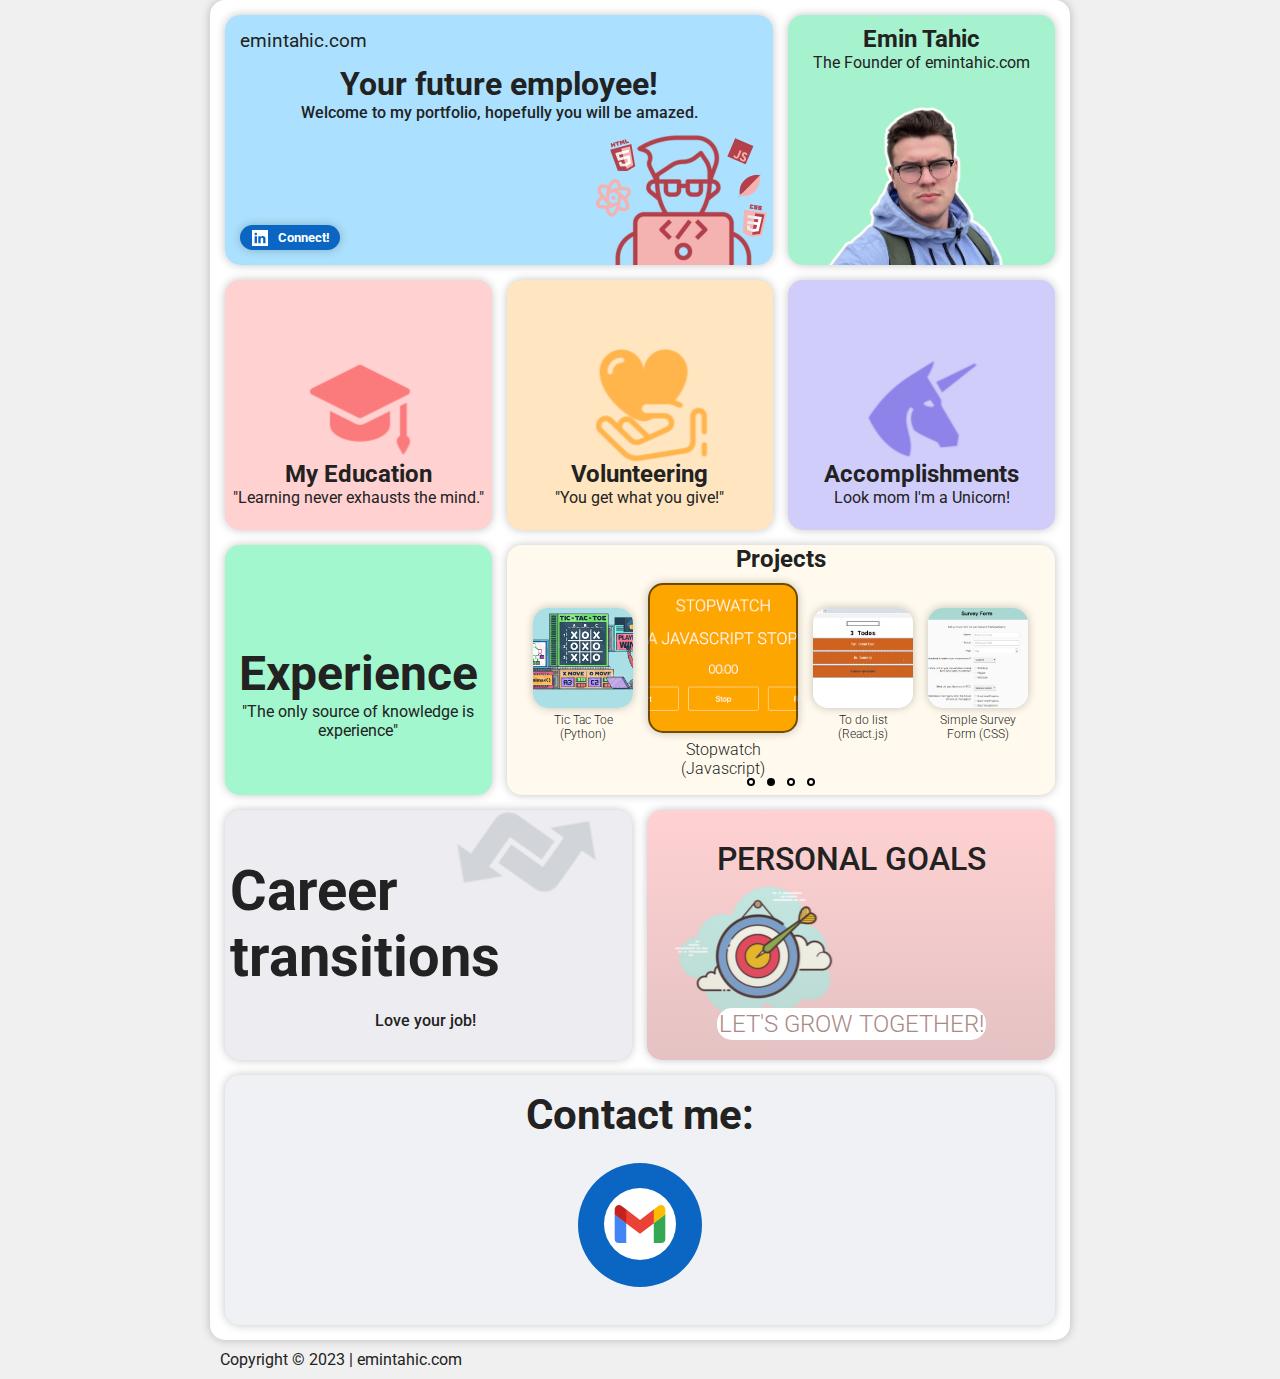
<file: index.html>
<!DOCTYPE html>
<html lang="en">
  <head>
    <meta charset="UTF-8" />
    <meta name="viewport" content="width=device-width, initial-scale=1.0" />
    <link href="style.css" rel="stylesheet" />
    <link rel="preconnect" href="https://fonts.googleapis.com" />
    <link rel="preconnect" href="https://fonts.gstatic.com" crossorigin />
    <link
      href="https://fonts.googleapis.com/css2?family=Roboto:wght@400;500;700&family=Rubik:wght@400;500;700&display=swap"
      rel="stylesheet"
    />

    <title>emintahic.com</title>
  </head>
  <!-- My idea was to show the result of my advanced learning of 
    HTML & CSS after 2016 when I started first learning HTML & CSS. 
    The idea was to create a static portfolio website that uses
    CSS Grid layout.-->
  <body>
    <!--This conatiner will contain all of the boxes in grid-->
    <div class="container">
      <div class="box-1">
        <h3 id="title">emintahic.com</h3>
        <h1 id="subtitle">Your future employee!</h1>
        <h4 id="intro">
          Welcome to my portfolio, hopefully you will be amazed.
        </h4>
        <button class="btn-linkedin">
          <svg
            fill="#fff"
            height="200px"
            width="200px"
            version="1.1"
            id="Linkedin1"
            xmlns="http://www.w3.org/2000/svg"
            xmlns:xlink="http://www.w3.org/1999/xlink"
            viewBox="0 0 455 455"
            xml:space="preserve"
            stroke="#fff"
          >
            <g id="SVGRepo_bgCarrier" stroke-width="0"></g>
            <g
              id="SVGRepo_tracerCarrier"
              stroke-linecap="round"
              stroke-linejoin="round"
            ></g>
            <g id="SVGRepo_iconCarrier">
              <g>
                <path
                  style="fill-rule: evenodd; clip-rule: evenodd"
                  d="M246.4,204.35v-0.665c-0.136,0.223-0.324,0.446-0.442,0.665H246.4z"
                ></path>
                <path
                  style="fill-rule: evenodd; clip-rule: evenodd"
                  d="M0,0v455h455V0H0z M141.522,378.002H74.016V174.906h67.506V378.002z M107.769,147.186h-0.446C84.678,147.186,70,131.585,70,112.085c0-19.928,15.107-35.087,38.211-35.087 c23.109,0,37.31,15.159,37.752,35.087C145.963,131.585,131.32,147.186,107.769,147.186z M385,378.002h-67.524V269.345 c0-27.291-9.756-45.92-34.195-45.92c-18.664,0-29.755,12.543-34.641,24.693c-1.776,4.34-2.24,10.373-2.24,16.459v113.426h-67.537 c0,0,0.905-184.043,0-203.096H246.4v28.779c8.973-13.807,24.986-33.547,60.856-33.547c44.437,0,77.744,29.02,77.744,91.398V378.002 z"
                ></path>
              </g>
            </g>
          </svg>
          Connect!
        </button>
      </div>
      <div class="box-2">
        <h2 id="myname">Emin Tahic</h2>
        <p id="intro2">The Founder of emintahic.com</p>
      </div>
      <div class="box-3">
        <h2 id="title-ed">My Education</h2>
        <p id="subtitle-ed">"Learning never exhausts the mind."</p>
      </div>
      <div class="box-4">
        <h2 id="title-vol">Volunteering</h2>
        <p id="subtitle-vol">"You get what you give!"</p>
      </div>
      <div class="box-5">
        <h2 id="title-acc">Accomplishments</h2>
        <p id="subtitle-acc">Look mom I'm a Unicorn!</p>
      </div>
      <div class="box-6">
        <h2 id="title-xp">Experience</h2>
        <p id="subtitle-xp">"The only source of knowledge is experience"</p>
      </div>
      <!--This box will be carousel slider-->
      <div class="box-7">
        <h2>Projects</h2>
        <div class="projects-container">
          <div id="p1"><p id="p1-text">Tic Tac Toe (Python)</p></div>
          <div id="p2"><p id="p2-text">Stopwatch (Javascript)</p></div>
          <div id="p3"><p id="p3-text">To do list (React.js)</p></div>
          <div id="p4"><p id="p4-text">Simple Survey Form (CSS)</p></div>
        </div>
        <div class="dots">
          <button class="dot">&nbsp;</button>
          <button class="dot-filled">&nbsp;</button>
          <button class="dot">&nbsp;</button>
          <button class="dot">&nbsp;</button>
        </div>
      </div>
      <div class="last-two">
        <div class="box-8">
          <h2 id="title-ct">Career transitions</h2>
          <p id="subtitle-ct">Love your job!</p>
        </div>
        <div class="box-9">
          <h2 id="title-pg">Personal Goals</h2>
          <p id="subtitle-pg">Let's grow together!</p>
        </div>
      </div>
      <div class="box-10">
        <!--Try to include form-->
        <h2>Contact me:</h2>
        <button class="btn-gmail">
          <a href="mailto:emintahic.ba@gmail.com">
            <svg
              xmlns="http://www.w3.org/2000/svg"
              aria-label="Gmail"
              role="img"
              viewBox="0 0 512 512"
              class="gmail-icon"
            >
              <rect width="512" height="512" rx="50%" fill="#ffffff" />
              <path d="M158 391v-142l-82-63V361q0 30 30 30" fill="#4285f4" />
              <path
                d="M 154 248l102 77l102-77v-98l-102 77l-102-77"
                fill="#ea4335"
              />
              <path d="M354 391v-142l82-63V361q0 30-30 30" fill="#34a853" />
              <path
                d="M76 188l82 63v-98l-30-23c-27-21-52 0-52 26"
                fill="#c5221f"
              />
              <path
                d="M436 188l-82 63v-98l30-23c27-21 52 0 52 26"
                fill="#fbbc04"
              />
            </svg>
          </a>
        </button>
      </div>
    </div>
    <footer>
      <span>Copyright © 2023 | emintahic.com</span>
    </footer>
  </body>
</html>
</file>
<file: style.css>
/* PRIMARY: #FF5733
   SECONDARY: #33A7FF
   ACCENT: #FF33AA
   BACKGROUND: #F0F0F0
   TONED GRAY: #ccc
   
   BLACK: #000
   WHITE: #FFF
   */
* {
  margin: 0;
  padding: 0;
  box-sizing: border-box;
}

body {
  background-color: #f0f0f0;
  font-family: "Roboto", serif;
  color: #222222;
}
/* I've decided to go with simple contrasting container that makes a beautiful border around all these boxes, and white color gives the best conditions to put shadows and make that cool depth effect. */
.container {
  background-color: #fff;
  width: 860px;
  margin: auto;
  padding: 15px 15px;
  border-radius: 15px;
  box-shadow: 0px 0px 10px rgba(0, 0, 0, 0.236);
  height: 100%;

  display: grid;
  grid-template-columns: repeat(3, 1fr);
  grid-auto-rows: 250px;

  gap: 15px;
}

.box-1 {
  position: relative;
  background-image: url(img/box-1.png);
  /* background-color: #abe1fe; */
  grid-column: 1 / 3;
  border-radius: 15px;
  box-shadow: 0px 0px 10px rgba(0, 0, 0, 0.236);
}
.btn-linkedin {
  cursor: pointer;
  position: absolute;
  bottom: 15px;
  left: 15px;

  display: flex;
  gap: 8px;
  justify-content: center;
  align-items: center;

  font-family: "Roboto", serif;
  font-weight: 700;
  text-align: center;
  text-decoration: none;
  background-color: #0a66c2;
  color: #fff;
  width: 100px;
  height: 25px;
  border: none;
  border-color: #fff;
  border-radius: 20px;
  box-shadow: 0px 0px 10px rgba(0, 0, 0, 0.236);
}

.btn-linkedin:hover,
.btn-linkedin:active {
  cursor: pointer;
  border: #fff 1px solid;
}
#Linkedin1 {
  padding: 2px;
  width: auto;
  height: 20px;
}
/* I know I could use other options, but decided to go with absolute positioning */
#title {
  font-weight: 400;
  position: absolute;
  top: 15px;
  left: 15px;
}

#subtitle {
  font-weight: 700;
  position: relative;
  top: 50px;
  text-align: center;
}

#intro {
  font-weight: 500;
  position: relative;
  top: 50px;
  text-align: center;
}
/* At the end of the style.css, I've created simple animation using keyframes... Murano Island is beautiful! */
.box-2 {
  padding-top: 10px;
  text-align: center;
  background-color: #a7f2ce;
  border-radius: 15px;
  box-shadow: 0px 0px 10px rgba(0, 0, 0, 0.236);
  cursor: pointer;
}
/* In following 4 boxes, I've given each of their text element an Id, and put in the perfect position. No need to use absolue position */
.box-3 {
  position: relative;
  text-align: center;
  background-image: url(img/education.png);
  background-color: #ffd1d1;
  border-radius: 15px;
  box-shadow: 0px 0px 10px rgba(0, 0, 0, 0.236);
  cursor: pointer;
}
#title-ed {
  position: relative;
  top: 180px;
}
#subtitle-ed {
  position: relative;
  top: 180px;
}
.box-4 {
  text-align: center;
  background-image: url(img/volunteering.png);
  background-color: #ffe6c0;
  border-radius: 15px;
  box-shadow: 0px 0px 10px rgba(0, 0, 0, 0.236);
  cursor: pointer;
}
#title-vol {
  position: relative;
  top: 180px;
}
#subtitle-vol {
  position: relative;
  top: 180px;
}
.box-5 {
  text-align: center;
  background-image: url(img/unicorn.png);
  background-color: #d0cdfa;
  border-radius: 15px;
  box-shadow: 0px 0px 10px rgba(0, 0, 0, 0.236);
  cursor: pointer;
}

#title-acc {
  position: relative;
  top: 180px;
}
#subtitle-acc {
  position: relative;
  top: 180px;
}
.box-6 {
  text-align: center;
  background-color: #a2f7ce;
  border-radius: 15px;
  box-shadow: 0px 0px 10px rgba(0, 0, 0, 0.236);
  cursor: pointer;
}

#title-xp {
  font-weight: 700;
  font-size: 48px;
  position: relative;
  top: 100px;
}

#subtitle-xp {
  position: relative;
  top: 100px;
}

.box-7 {
  text-align: center;
  background-color: #fffaed;
  grid-column: 2 / 4;
  border-radius: 15px;
  box-shadow: 0px 0px 10px rgba(0, 0, 0, 0.236);
}
/* In this box, I decided to make 'carousel element', or whatever you call it. Yes, it isn't functional, I haven't wanted to include javascript in this project just for that section, because this is only HTML&CSS project */
.projects-container {
  position: relative;
  margin: 5px 0px 5px;
  display: flex;
  gap: 15px;
  justify-content: center;
  padding-top: 30px;
}

#p1 {
  border-radius: 15px;
  width: 100px;
  height: 100px;
  background-image: url(img/p1.png);
  background-size: cover;
  background-position: center;
  box-shadow: 0px 0px 10px rgba(0, 0, 0, 0.236);
  cursor: pointer;
}
#p1-text {
  position: relative;
  top: 105px;
  font-weight: 300;
  font-size: 12px;
}
#p2 {
  border: rgba(0, 0, 0, 0.555) 2px solid;
  position: relative;
  top: -25px;
  border-radius: 15px;
  width: 150px;
  height: 150px;
  background-image: url(img/p2.png);
  background-size: cover;
  background-position: center;
  box-shadow: 0px 0px 10px rgba(0, 0, 0, 0.236);
  cursor: pointer;
}
#p2-text {
  position: relative;
  top: 155px;
  font-weight: 300;
  font-size: 16px;
}
#p3 {
  border-radius: 15px;
  width: 100px;
  height: 100px;
  background-image: url(img/p3.png);
  background-size: cover;
  background-position: center;
  box-shadow: 0px 0px 10px rgba(0, 0, 0, 0.236);
  cursor: pointer;
}
#p3-text {
  position: relative;
  top: 105px;
  font-weight: 300;
  font-size: 12px;
}
#p4 {
  border-radius: 15px;
  width: 100px;
  height: 100px;
  background-image: url(img/p4.png);
  background-size: cover;
  background-position: center;
  box-shadow: 0px 0px 10px rgba(0, 0, 0, 0.236);
  cursor: pointer;
}
#p4-text {
  position: relative;
  top: 105px;
  font-weight: 300;
  font-size: 12px;
}

/* I didn't wanted to add arrow functions, It 'should' be moved by hovering over each project */

.dots {
  position: relative;
  justify-content: center;
  bottom: -15px;

  display: flex;
  gap: 12px;
}

.dot {
  height: 8px;
  width: 8px;
  background-color: #fff;
  border: 2px solid #000;
  border-radius: 50%;
  cursor: pointer;
}

.dot-filled {
  height: 8px;
  width: 8px;
  background-color: #000;
  border: 2px solid #000;
  border-radius: 50%;
  cursor: pointer;
}
.box-8 {
  cursor: pointer;
  position: relative;
  background-image: url(img/transition.png);
  background-color: #ebeeef;
  border-radius: 15px;
  box-shadow: 0px 0px 10px rgba(0, 0, 0, 0.236);
}

#title-ct {
  font-weight: 700;
  font-size: 56px;
  position: absolute;
  bottom: 70px;
  left: 5px;
}

#subtitle-ct {
  font-weight: 500;
  position: absolute;
  bottom: 30px;
  left: 150px;
}
/* This div is supposed to make box-8 and box-9 to share one column!
    With all my knowledge(July,2023), I think this is the only way to do this */
.last-two {
  grid-column: 1 / -1;
  gap: 15px;
  display: grid;
  grid-template-columns: 1fr 1fr;
}
.box-9 {
  cursor: pointer;
  position: relative;
  background-image: linear-gradient(
      rgba(0, 0, 0, 0),
      rgba(150, 150, 150, 0.255)
    ),
    url(img/goals2.png);
  background-color: #ffd1d2;
  border-radius: 15px;
  box-shadow: 0px 0px 10px rgba(0, 0, 0, 0.236);
}
#title-pg {
  font-weight: 500;
  font-size: 32px;
  position: relative;
  text-align: center;
  top: 30px;
  text-transform: uppercase;
}

#subtitle-pg {
  background-color: #fff;
  border-radius: 15px;
  padding: 2px 2px;
  font-weight: 300;
  text-transform: uppercase;
  color: #aa8989;
  font-size: 24px;
  position: absolute;
  bottom: 20px;
  left: 70px;
}

.box-10 {
  background-color: #f0f1f4;
  grid-column: 1 / -1;
  border-radius: 15px;
  box-shadow: 0px 0px 10px rgba(0, 0, 0, 0.236);

  text-align: center;
  padding: 15px;
  font-size: 28px;
}

.btn-gmail {
  margin-top: 24px;
  border: none;
  border-radius: 50%;
  background-color: #0a66c2;
  width: 124px;
  height: 124px;
  cursor: pointer;
}

.gmail-icon {
  width: 72px;
  height: 72px;
}

footer {
  width: 860px;
  margin: auto;
  padding: 10px;
}

/* MADE THIS JUST TO SHOW OFF hehe */
.box-2 {
  background-position: center;
  background-image: url(img/profileoutline.png);
  background-size: cover;
}
@keyframes background-change {
  from {
    background-image: url(img/profileoutline.png);
  }
  to {
    background-image: url(img/profilebackground.jpg);
  }
}

.box-2:hover {
  /* To make text dissapear */
  font-size: 0px;
  background-image: url(img/profileoutline.png);
  animation-name: background-change;
  animation-duration: 0.4s;
  animation-fill-mode: forwards;
}

/* Will Smith Feature */

@keyframes contact-info-transition {
  from {
    background-image: none;
  }
  to {
    background-image: url(img/contactinfobg.png);
  }
}

.box-10:hover {
  animation-name: contact-info-transition;
  animation-duration: 0.4s;
  animation-fill-mode: forwards;
}
</file>
